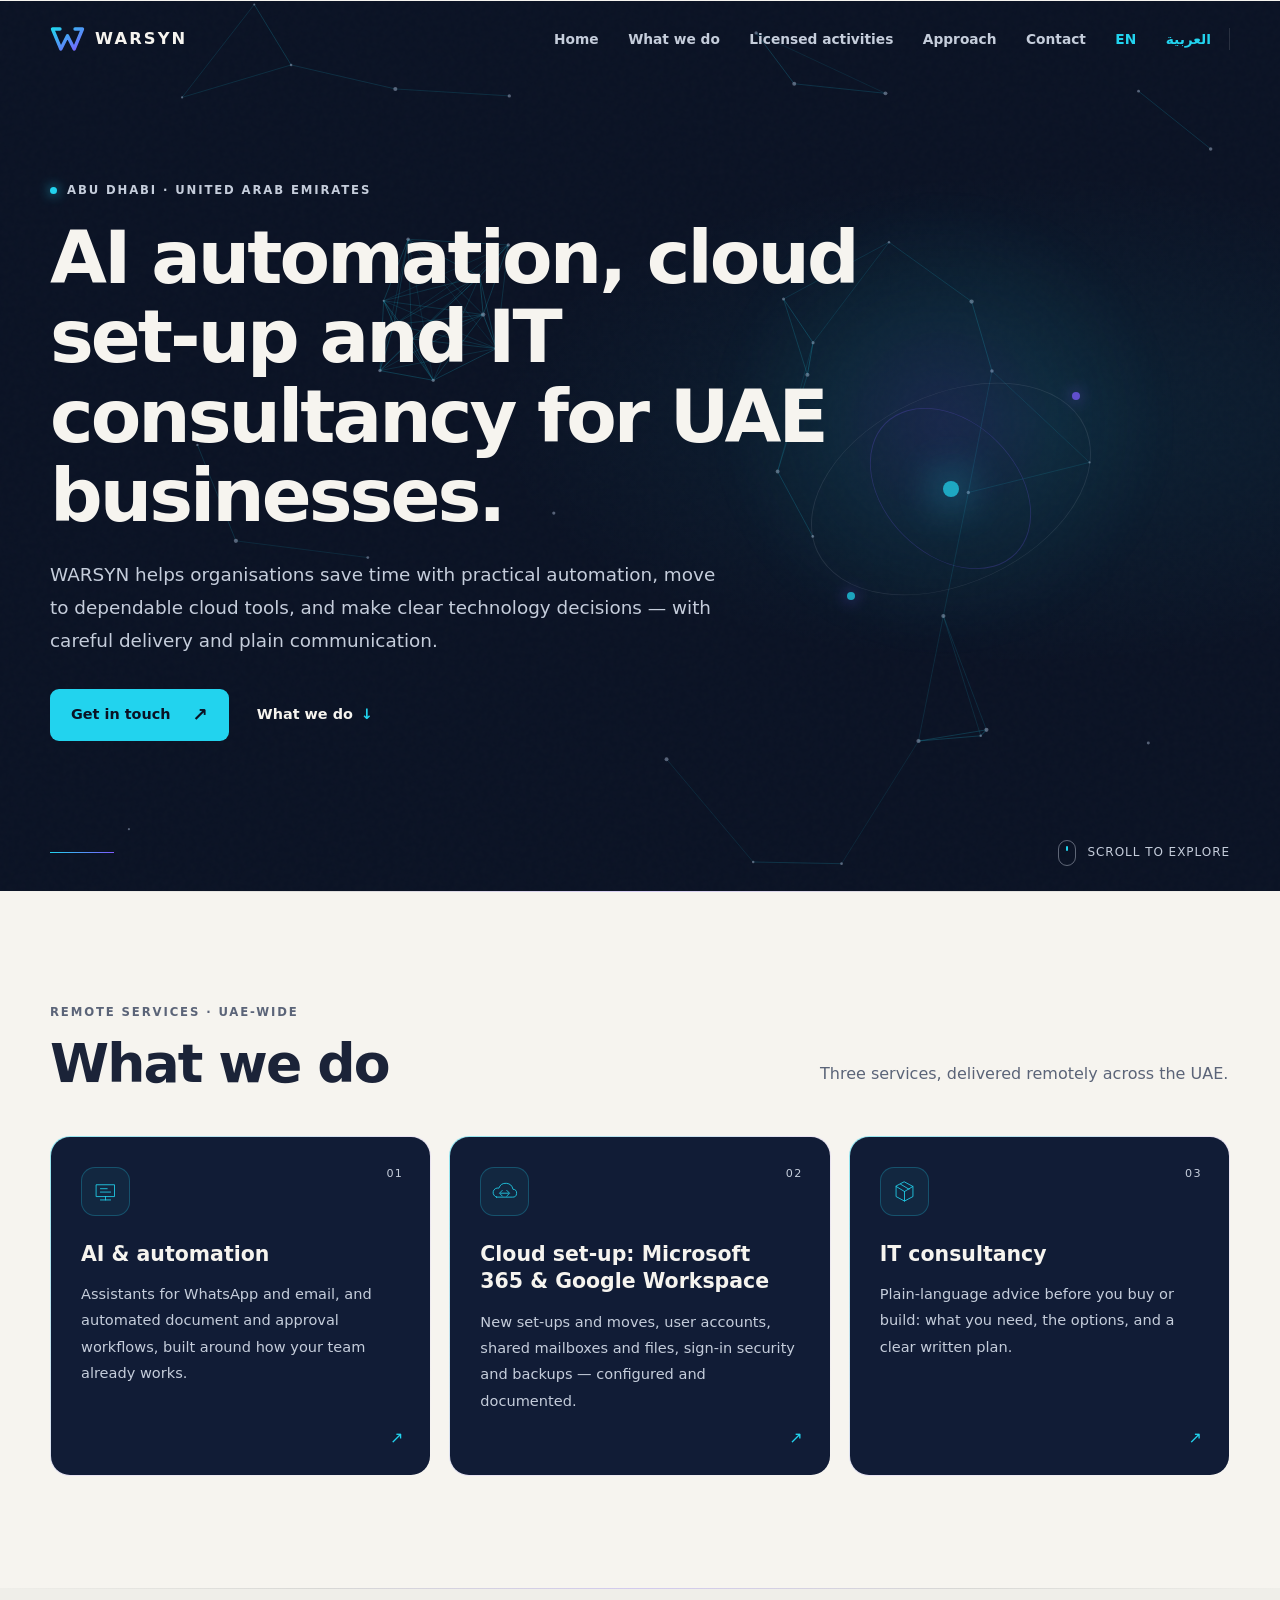
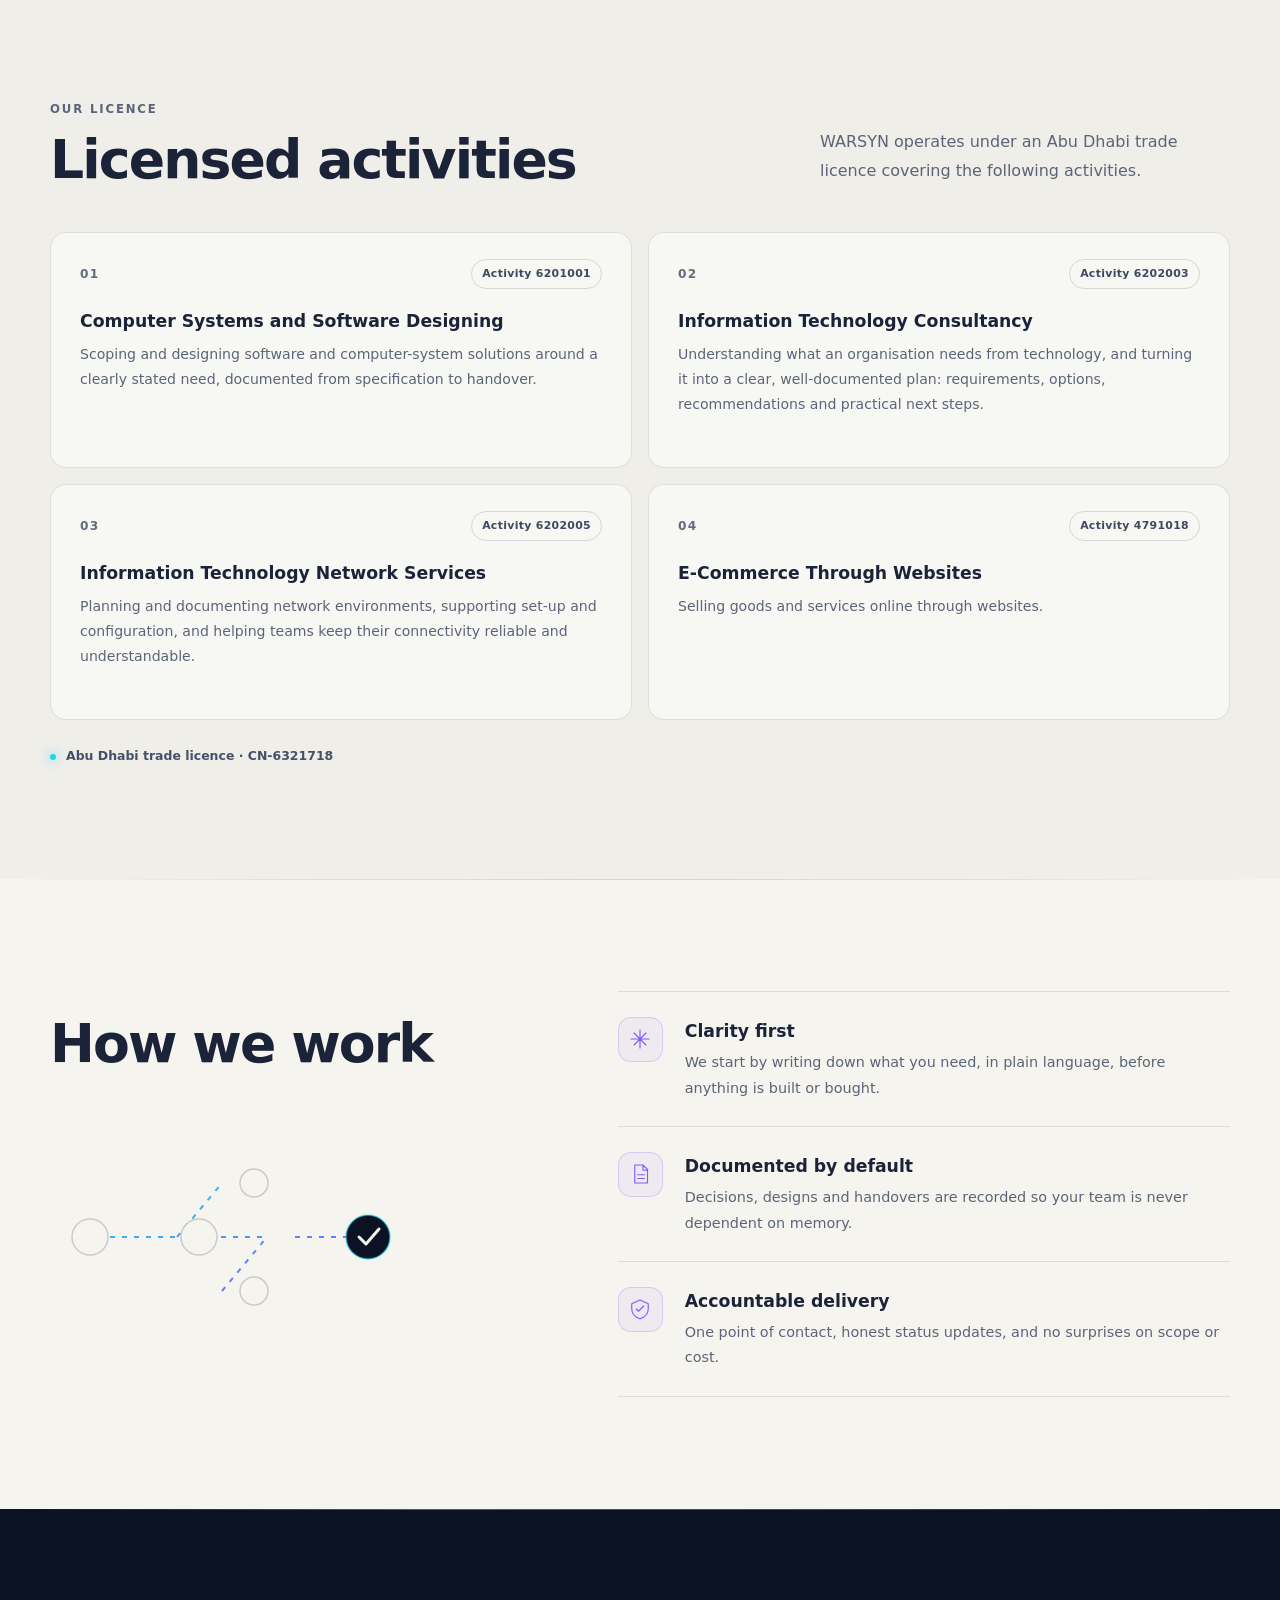
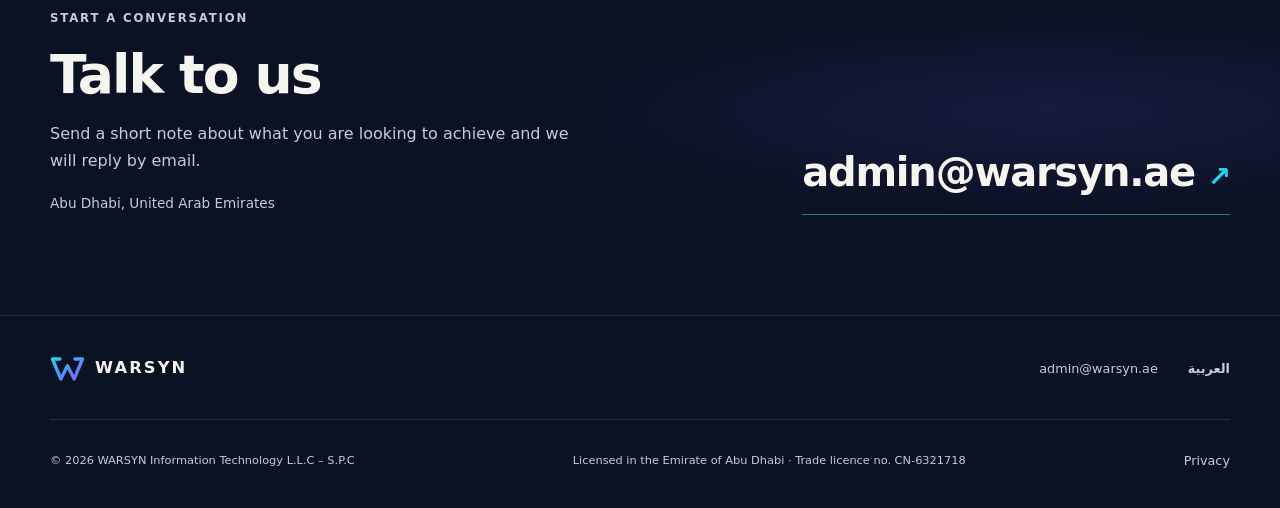
<file: index.html>
<!doctype html>
<html lang="en" dir="ltr">
<head>
  <meta charset="utf-8">
  <meta name="viewport" content="width=device-width, initial-scale=1">
  <title>WARSYN | IT services in Abu Dhabi</title>
  <meta name="description" content="Remote AI automation, cloud set-up and IT consultancy for businesses across the UAE, delivered by WARSYN in Abu Dhabi.">
  <link rel="canonical" href="https://warsyn.ae/">
  <link rel="alternate" hreflang="en" href="https://warsyn.ae/">
  <link rel="alternate" hreflang="ar" href="https://warsyn.ae/ar/">
  <link rel="alternate" hreflang="x-default" href="https://warsyn.ae/">
  <link rel="icon" href="favicon.svg" type="image/svg+xml">
  <link rel="stylesheet" href="assets/style.css">
  <meta property="og:type" content="website">
  <meta property="og:title" content="WARSYN | IT services in Abu Dhabi">
  <meta property="og:description" content="Remote AI automation, cloud set-up and IT consultancy for businesses across the UAE.">
  <meta property="og:url" content="https://warsyn.ae/">
  <meta property="og:image" content="https://warsyn.ae/og-image.svg">
  <meta name="twitter:card" content="summary_large_image">
  <meta name="twitter:title" content="WARSYN | IT services in Abu Dhabi">
  <meta name="twitter:description" content="Remote AI automation, cloud set-up and IT consultancy for businesses across the UAE.">
  <meta name="twitter:image" content="https://warsyn.ae/og-image.svg">
  <script type="application/ld+json">{"@context":"https://schema.org","@type":"Organization","name":"WARSYN","legalName":"WARSYN Information Technology L.L.C – S.P.C","url":"https://warsyn.ae/","email":"admin@warsyn.ae","address":{"@type":"PostalAddress","addressLocality":"Abu Dhabi","addressCountry":"AE"}}</script>
</head>
<body>
  <a class="skip-link" href="#main">Skip to content</a>
  <header class="site-header" id="top">
    <div class="header-inner wrap">
      <a class="brand" href="index.html" aria-label="WARSYN home">
        <svg class="brand-mark" viewBox="0 0 42 34" role="img" aria-label="WARSYN mark"><defs><linearGradient id="mark-gradient" x1="0" y1="0" x2="1" y2="1"><stop stop-color="#22D3EE"/><stop offset="1" stop-color="#7C5CFF"/></linearGradient></defs><path d="M3 5 13 29 21 13 29 29 39 5M3 5h9m18 0h9" fill="none" stroke="url(#mark-gradient)" stroke-width="4" stroke-linecap="round" stroke-linejoin="round"/></svg>
        <span>WARSYN</span>
      </a>
      <button class="menu-toggle" type="button" aria-expanded="false" aria-controls="primary-nav" aria-label="Open navigation"><span></span><span></span><span></span></button>
      <nav class="primary-nav" id="primary-nav" aria-label="Primary navigation">
        <a href="#top">Home</a><a href="#what-we-do">What we do</a><a href="#services">Licensed activities</a><a href="#approach">Approach</a><a href="#contact">Contact</a>
        <span class="current-language" lang="en" aria-current="page">EN</span><a class="language-link" href="ar/index.html" lang="ar" dir="rtl" aria-label="اللغة العربية">العربية</a>
      </nav>
    </div>
  </header>
  <main id="main">
    <section class="hero dark-section" aria-labelledby="hero-title">
      <canvas class="network-canvas" aria-hidden="true"></canvas>
      <div class="hero-glow" aria-hidden="true"></div>
      <div class="wrap hero-content">
        <p class="eyebrow"><span class="eyebrow-dot"></span> ABU DHABI · UNITED ARAB EMIRATES</p>
        <h1 id="hero-title">AI automation, cloud set-up and IT consultancy for UAE businesses.</h1>
        <p class="hero-copy">WARSYN helps organisations save time with practical automation, move to dependable cloud tools, and make clear technology decisions — with careful delivery and plain communication.</p>
        <div class="hero-actions"><a class="button button-primary" href="mailto:admin@warsyn.ae">Get in touch <span aria-hidden="true">↗</span></a><a class="text-link" href="#what-we-do">What we do <span aria-hidden="true">↓</span></a></div>
        <div class="hero-orbit" aria-hidden="true"><span class="orbit-core"></span><span class="orbit-ring ring-one"></span><span class="orbit-ring ring-two"></span><span class="orbit-node node-one"></span><span class="orbit-node node-two"></span></div>
      </div>
      <div class="hero-bottom wrap"><span class="hero-microline" aria-hidden="true"></span><span class="scroll-cue"><i></i> Scroll to explore</span></div>
    </section>

    <section class="section what-section" id="what-we-do" aria-labelledby="what-title">
      <div class="wrap">
        <div class="section-heading reveal"><div><p class="kicker">REMOTE SERVICES · UAE-WIDE</p><h2 id="what-title">What we do</h2></div><p class="section-intro">Three services, delivered remotely across the UAE.</p></div>
        <div class="service-grid remote-grid">
          <article class="service-card reveal"><span class="card-index">01</span><div class="line-icon" aria-hidden="true"><svg viewBox="0 0 48 48"><path d="M8 12h32v21H8zM15 39h18M24 33v6M15 19h12M15 25h18"/></svg></div><h3>AI &amp; automation</h3><p>Assistants for WhatsApp and email, and automated document and approval workflows, built around how your team already works.</p><span class="card-arrow" aria-hidden="true">↗</span></article>
          <article class="service-card reveal"><span class="card-index">02</span><div class="line-icon" aria-hidden="true"><svg viewBox="0 0 48 48"><path d="M10 34h28a7 7 0 0 0 1-14 13 13 0 0 0-25-2 8 8 0 0 0-4 16Z"/><path d="M17 27h14M20 22l-5 5 5 5M28 22l5 5-5 5"/></svg></div><h3>Cloud set-up: Microsoft 365 &amp; Google Workspace</h3><p>New set-ups and moves, user accounts, shared mailboxes and files, sign-in security and backups — configured and documented.</p><span class="card-arrow" aria-hidden="true">↗</span></article>
          <article class="service-card reveal"><span class="card-index">03</span><div class="line-icon" aria-hidden="true"><svg viewBox="0 0 48 48"><path d="M24 7 39 15v18l-15 8-15-8V15zM9 15l15 9 15-9M24 24v17M17 11l15 9"/></svg></div><h3>IT consultancy</h3><p>Plain-language advice before you buy or build: what you need, the options, and a clear written plan.</p><span class="card-arrow" aria-hidden="true">↗</span></article>
        </div>
      </div>
    </section>

    <section class="section activity-section" id="services" aria-labelledby="services-title">
      <div class="wrap">
        <div class="section-heading reveal"><div><p class="kicker">OUR LICENCE</p><h2 id="services-title">Licensed activities</h2></div><p class="section-intro">WARSYN operates under an Abu Dhabi trade licence covering the following activities.</p></div>
        <div class="activity-grid">
          <article class="activity-card reveal"><div class="activity-top"><span class="activity-symbol">01</span><span class="activity-badge">Activity 6201001</span></div><h3>Computer Systems and Software Designing</h3><p>Scoping and designing software and computer-system solutions around a clearly stated need, documented from specification to handover.</p></article>
          <article class="activity-card reveal"><div class="activity-top"><span class="activity-symbol">02</span><span class="activity-badge">Activity 6202003</span></div><h3>Information Technology Consultancy</h3><p>Understanding what an organisation needs from technology, and turning it into a clear, well-documented plan: requirements, options, recommendations and practical next steps.</p></article>
          <article class="activity-card reveal"><div class="activity-top"><span class="activity-symbol">03</span><span class="activity-badge">Activity 6202005</span></div><h3>Information Technology Network Services</h3><p>Planning and documenting network environments, supporting set-up and configuration, and helping teams keep their connectivity reliable and understandable.</p></article>
          <article class="activity-card reveal"><div class="activity-top"><span class="activity-symbol">04</span><span class="activity-badge">Activity 4791018</span></div><h3>E-Commerce Through Websites</h3><p>Selling goods and services online through websites.</p></article>
        </div>
        <p class="licence-note reveal"><span class="licence-dot"></span> Abu Dhabi trade licence · CN-6321718</p>
      </div>
    </section>

    <section class="section approach-section" id="approach" aria-labelledby="approach-title">
      <div class="wrap approach-wrap">
        <div class="approach-lead reveal"><h2 id="approach-title">How we work</h2><div class="approach-graphic" aria-hidden="true"><svg viewBox="0 0 360 250"><defs><linearGradient id="flow-gradient" x1="0" y1="0" x2="1" y2="1"><stop stop-color="#22D3EE"/><stop offset="1" stop-color="#7C5CFF"/></linearGradient></defs><path d="M48 125h83m28 0h56m-88 0 45-54m0 108 45-54m28 0h68" fill="none" stroke="url(#flow-gradient)" stroke-width="2" stroke-dasharray="5 7"/><circle cx="40" cy="125" r="18"/><circle cx="149" cy="125" r="18"/><circle cx="204" cy="71" r="14"/><circle cx="204" cy="179" r="14"/><circle cx="318" cy="125" r="22"/><path d="m309 125 7 7 13-15" fill="none" stroke="#F6F4EF" stroke-width="3" stroke-linecap="round" stroke-linejoin="round"/></svg></div></div>
        <div class="principles">
          <article class="principle reveal"><span class="principle-icon" aria-hidden="true"><svg viewBox="0 0 32 32"><path d="M16 4v24M4 16h24M8 8l16 16M24 8 8 24"/></svg></span><div><h3>Clarity first</h3><p>We start by writing down what you need, in plain language, before anything is built or bought.</p></div></article>
          <article class="principle reveal"><span class="principle-icon" aria-hidden="true"><svg viewBox="0 0 32 32"><path d="M9 4h11l6 6v18H9zM20 4v7h6M13 17h9M13 22h9"/></svg></span><div><h3>Documented by default</h3><p>Decisions, designs and handovers are recorded so your team is never dependent on memory.</p></div></article>
          <article class="principle reveal"><span class="principle-icon" aria-hidden="true"><svg viewBox="0 0 32 32"><path d="M16 4 27 9v7c0 7-5 11-11 13C10 27 5 23 5 16V9zM11 16l3 3 7-7"/></svg></span><div><h3>Accountable delivery</h3><p>One point of contact, honest status updates, and no surprises on scope or cost.</p></div></article>
        </div>
      </div>
    </section>

    <section class="contact-section dark-section" id="contact" aria-labelledby="contact-title">
      <div class="wrap contact-wrap reveal"><div><p class="kicker">START A CONVERSATION</p><h2 id="contact-title">Talk to us</h2><p class="contact-copy">Send a short note about what you are looking to achieve and we will reply by email.</p><p class="contact-location">Abu Dhabi, United Arab Emirates</p></div><a class="contact-email" href="mailto:admin@warsyn.ae">admin@warsyn.ae <span aria-hidden="true">↗</span></a></div>
    </section>
  </main>
  <footer class="site-footer dark-section"><div class="wrap footer-main"><a class="brand footer-brand" href="index.html" aria-label="WARSYN home"><svg class="brand-mark" viewBox="0 0 42 34" aria-hidden="true"><defs><linearGradient id="footer-mark-gradient" x1="0" y1="0" x2="1" y2="1"><stop stop-color="#22D3EE"/><stop offset="1" stop-color="#7C5CFF"/></linearGradient></defs><path d="M3 5 13 29 21 13 29 29 39 5M3 5h9m18 0h9" fill="none" stroke="url(#footer-mark-gradient)" stroke-width="4" stroke-linecap="round" stroke-linejoin="round"/></svg><span>WARSYN</span></a><a class="footer-email" href="mailto:admin@warsyn.ae">admin@warsyn.ae</a><a class="footer-language" href="ar/index.html" lang="ar" dir="rtl">العربية</a></div><div class="wrap footer-bottom"><p>© 2026 WARSYN Information Technology L.L.C – S.P.C</p><p>Licensed in the Emirate of Abu Dhabi · Trade licence no. CN-6321718</p><a href="privacy.html">Privacy</a></div></footer>
  <!-- Future hook: add a Products section here only after the licence covers digital products. -->
  <script src="assets/app.js" defer></script>
</body>
</html>
</file>
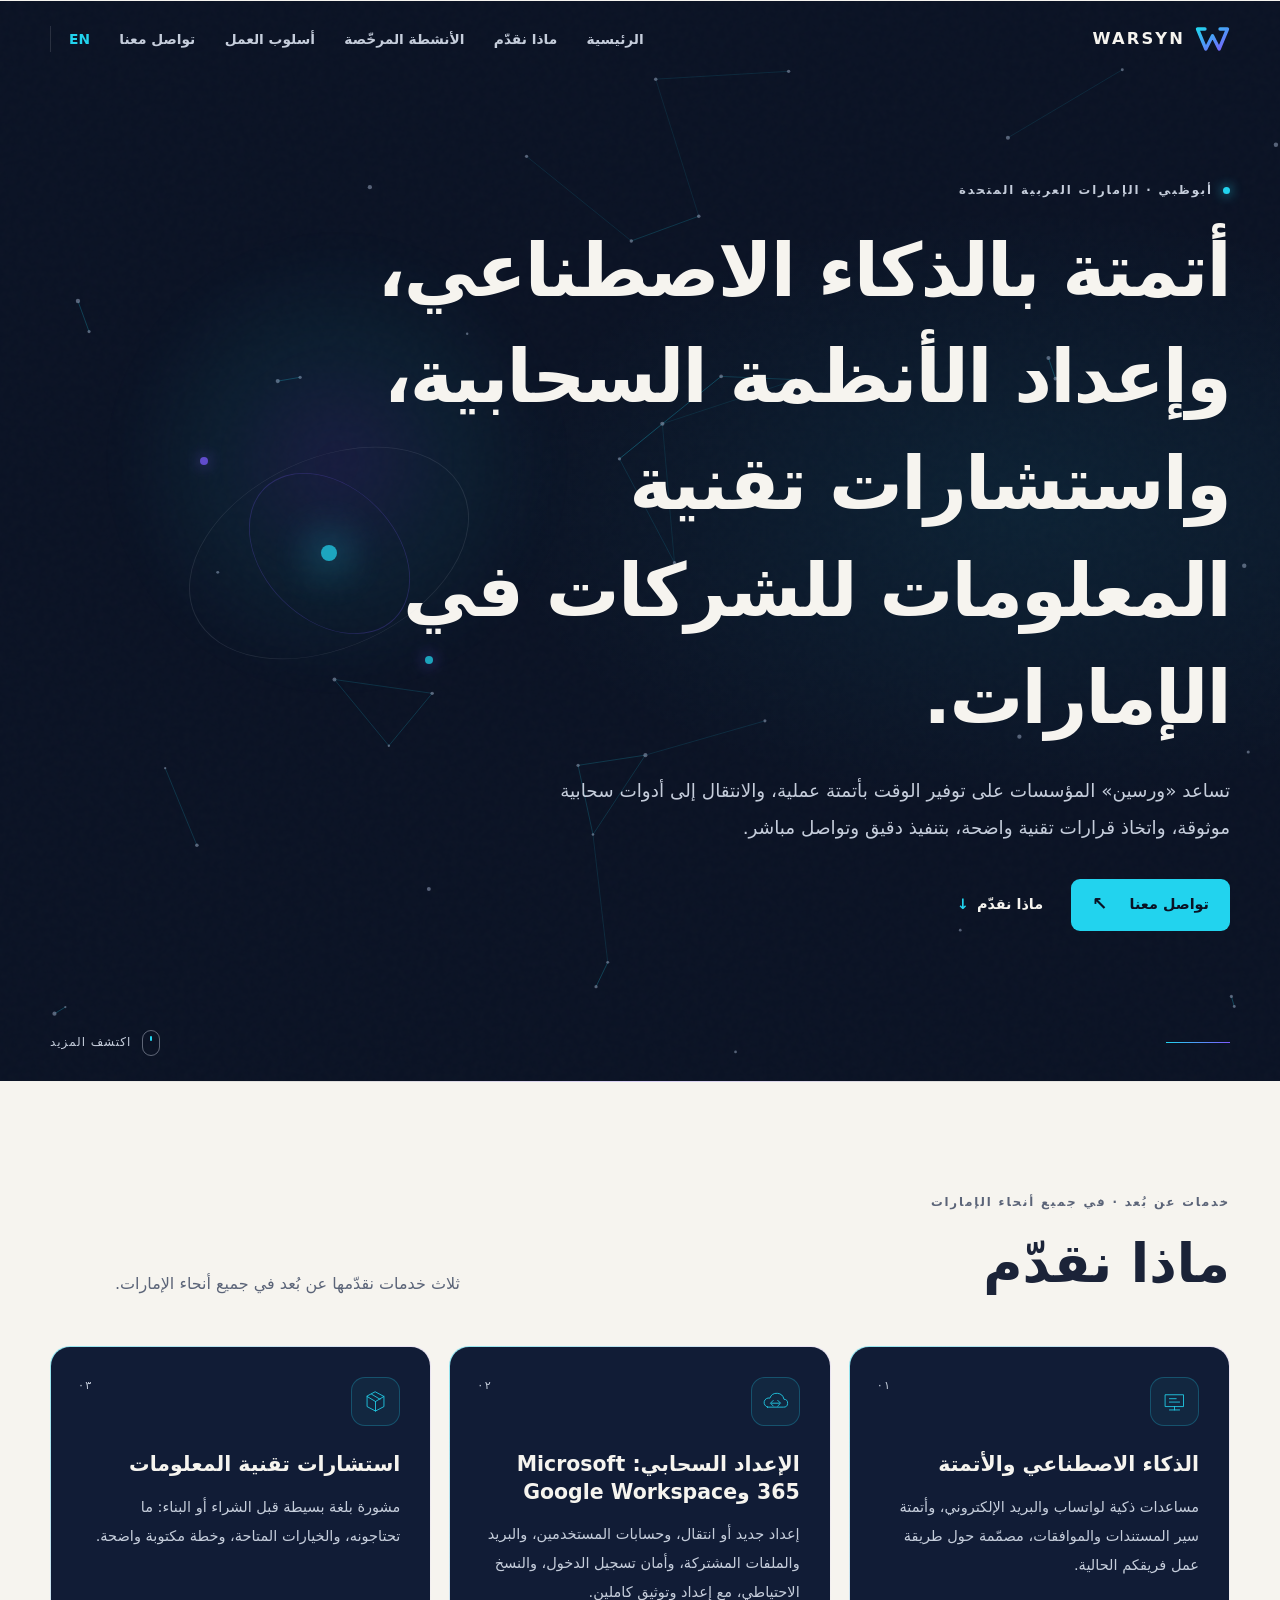
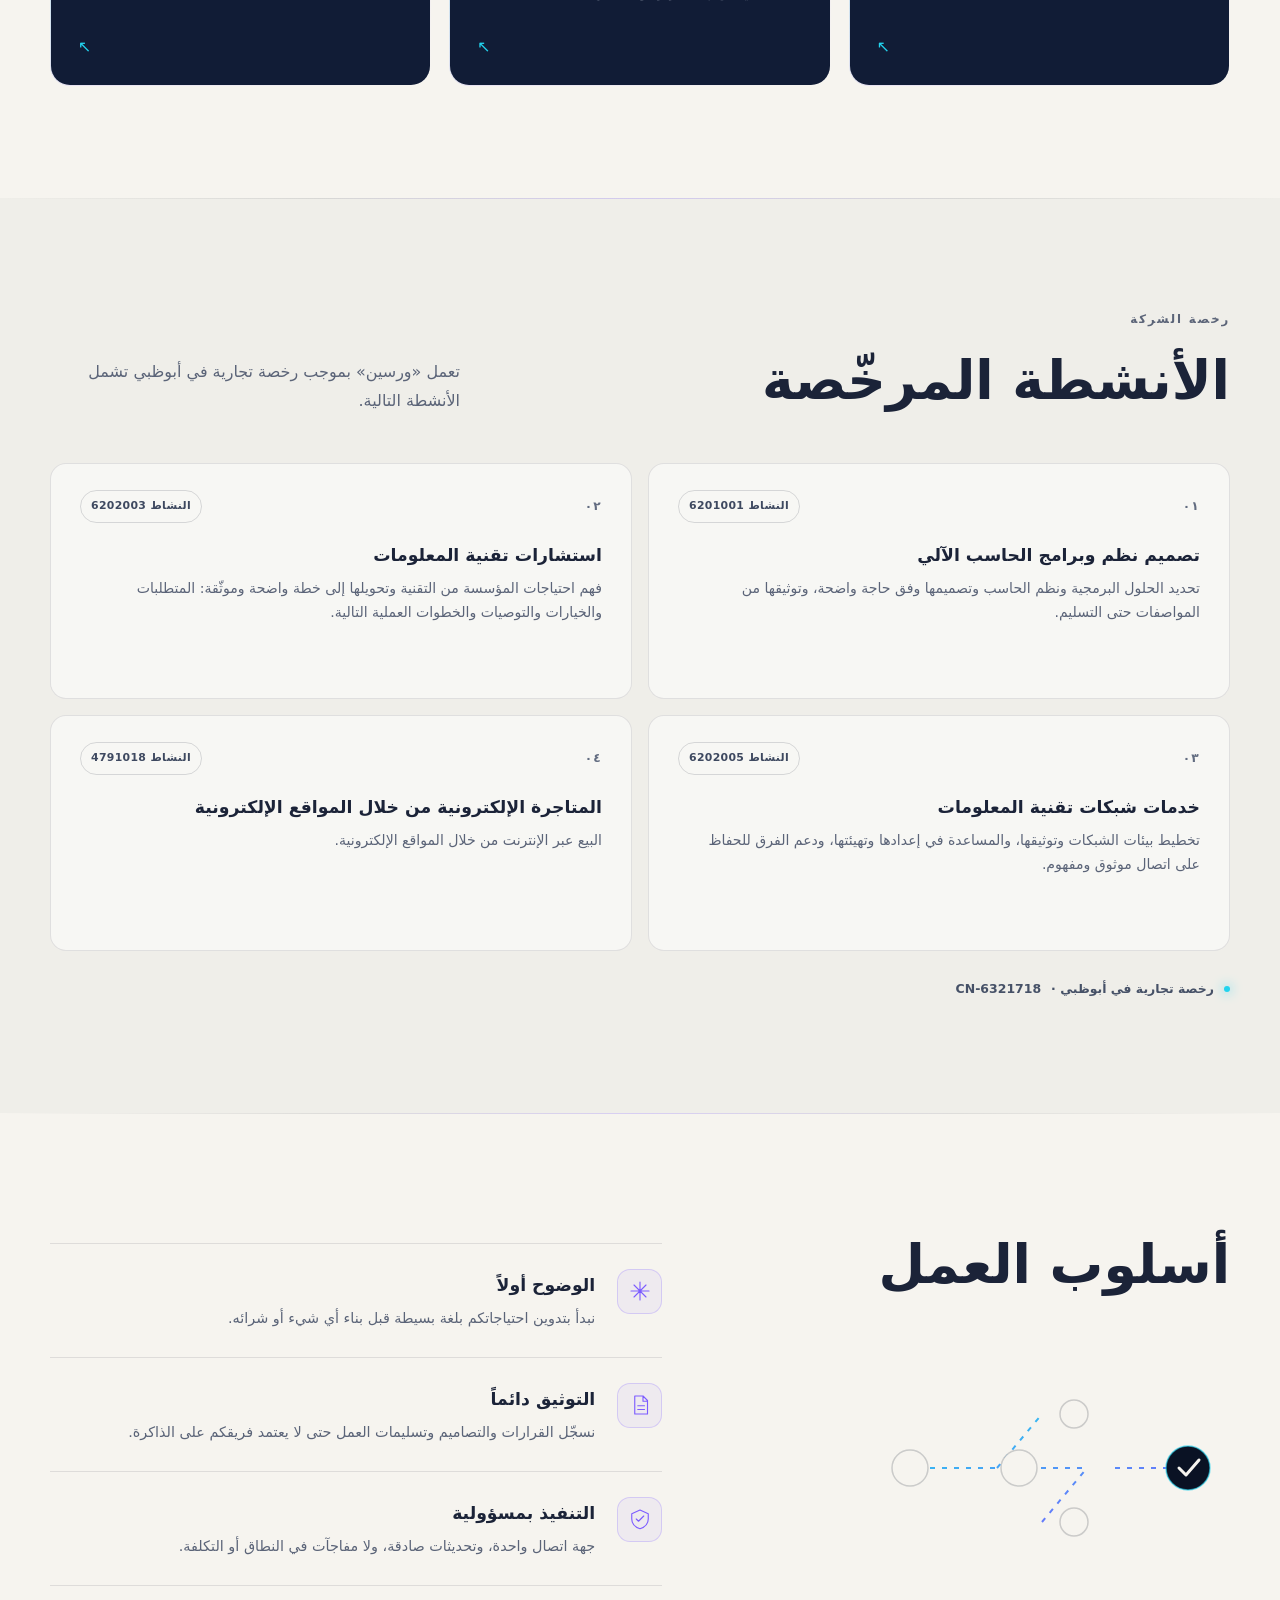
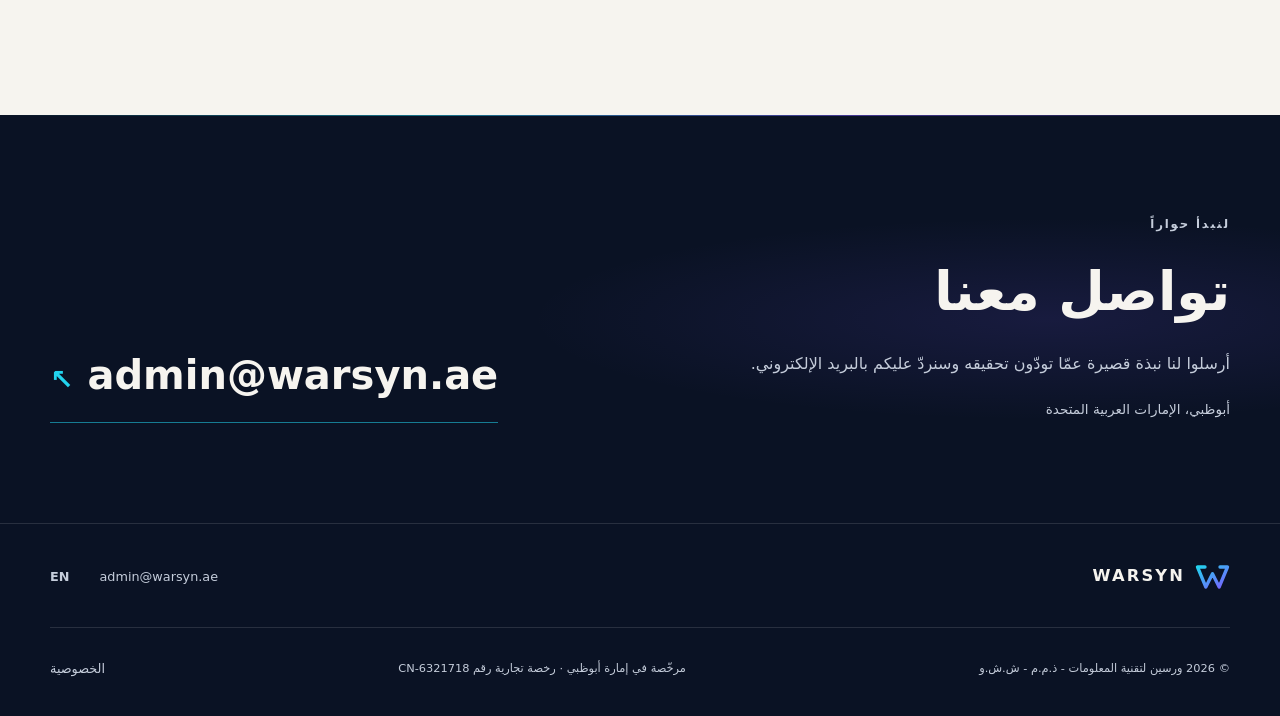
<file: ar/index.html>
<!doctype html>
<html lang="ar" dir="rtl">
<head>
  <meta charset="utf-8">
  <meta name="viewport" content="width=device-width, initial-scale=1">
  <title>ورسين | خدمات تقنية المعلومات في أبوظبي</title>
  <meta name="description" content="أتمتة بالذكاء الاصطناعي وإعداد سحابي واستشارات تقنية عن بُعد للشركات في الإمارات من ورسين في أبوظبي.">
  <link rel="canonical" href="https://warsyn.ae/ar/">
  <link rel="alternate" hreflang="en" href="https://warsyn.ae/">
  <link rel="alternate" hreflang="ar" href="https://warsyn.ae/ar/">
  <link rel="alternate" hreflang="x-default" href="https://warsyn.ae/">
  <link rel="icon" href="../favicon.svg" type="image/svg+xml">
  <link rel="stylesheet" href="../assets/style.css">
  <meta property="og:type" content="website">
  <meta property="og:title" content="ورسين | خدمات تقنية المعلومات في أبوظبي">
  <meta property="og:description" content="أتمتة بالذكاء الاصطناعي وإعداد سحابي واستشارات تقنية عن بُعد للشركات في الإمارات.">
  <meta property="og:url" content="https://warsyn.ae/ar/">
  <meta property="og:image" content="https://warsyn.ae/og-image.svg">
  <meta name="twitter:card" content="summary_large_image">
  <meta name="twitter:title" content="ورسين | خدمات تقنية المعلومات في أبوظبي">
  <meta name="twitter:description" content="أتمتة بالذكاء الاصطناعي وإعداد سحابي واستشارات تقنية عن بُعد للشركات في الإمارات.">
  <meta name="twitter:image" content="https://warsyn.ae/og-image.svg">
  <script type="application/ld+json">{"@context":"https://schema.org","@type":"Organization","name":"ورسين","legalName":"ورسين لتقنية المعلومات - ذ.م.م - ش.ش.و","url":"https://warsyn.ae/ar/","email":"admin@warsyn.ae","address":{"@type":"PostalAddress","addressLocality":"Abu Dhabi","addressCountry":"AE"}}</script>
</head>
<body>
  <a class="skip-link" href="#main">تجاوز إلى المحتوى</a>
  <header class="site-header" id="top"><div class="header-inner wrap">
    <a class="brand" href="index.html" aria-label="ورسين، الرئيسية"><svg class="brand-mark" viewBox="0 0 42 34" aria-hidden="true"><defs><linearGradient id="mark-gradient" x1="0" y1="0" x2="1" y2="1"><stop stop-color="#22D3EE"/><stop offset="1" stop-color="#7C5CFF"/></linearGradient></defs><path d="M3 5 13 29 21 13 29 29 39 5M3 5h9m18 0h9" fill="none" stroke="url(#mark-gradient)" stroke-width="4" stroke-linecap="round" stroke-linejoin="round"/></svg><span>WARSYN</span></a>
    <button class="menu-toggle" type="button" aria-expanded="false" aria-controls="primary-nav" aria-label="فتح القائمة"><span></span><span></span><span></span></button>
    <nav class="primary-nav" id="primary-nav" aria-label="التنقل الرئيسي"><a href="#top">الرئيسية</a><a href="#what-we-do">ماذا نقدّم</a><a href="#services">الأنشطة المرخّصة</a><a href="#approach">أسلوب العمل</a><a href="#contact">تواصل معنا</a><a class="language-link" href="../index.html" lang="en" dir="ltr" aria-label="English">EN</a></nav>
  </div></header>
  <main id="main">
    <section class="hero dark-section" aria-labelledby="hero-title"><canvas class="network-canvas" aria-hidden="true"></canvas><div class="hero-glow" aria-hidden="true"></div><div class="wrap hero-content">
      <p class="eyebrow"><span class="eyebrow-dot"></span> أبوظبي · الإمارات العربية المتحدة</p>
      <h1 id="hero-title">أتمتة بالذكاء الاصطناعي، وإعداد الأنظمة السحابية، واستشارات تقنية المعلومات للشركات في الإمارات.</h1>
      <p class="hero-copy">تساعد «ورسين» المؤسسات على توفير الوقت بأتمتة عملية، والانتقال إلى أدوات سحابية موثوقة، واتخاذ قرارات تقنية واضحة، بتنفيذ دقيق وتواصل مباشر.</p>
      <div class="hero-actions"><a class="button button-primary" href="mailto:admin@warsyn.ae">تواصل معنا <span aria-hidden="true">↖</span></a><a class="text-link" href="#what-we-do">ماذا نقدّم <span aria-hidden="true">↓</span></a></div>
      <div class="hero-orbit" aria-hidden="true"><span class="orbit-core"></span><span class="orbit-ring ring-one"></span><span class="orbit-ring ring-two"></span><span class="orbit-node node-one"></span><span class="orbit-node node-two"></span></div>
    </div><div class="hero-bottom wrap"><span class="hero-microline" aria-hidden="true"></span><span class="scroll-cue"><i></i> اكتشف المزيد</span></div></section>

    <section class="section what-section" id="what-we-do" aria-labelledby="what-title"><div class="wrap">
      <div class="section-heading reveal"><div><p class="kicker">خدمات عن بُعد · في جميع أنحاء الإمارات</p><h2 id="what-title">ماذا نقدّم</h2></div><p class="section-intro">ثلاث خدمات نقدّمها عن بُعد في جميع أنحاء الإمارات.</p></div>
      <div class="service-grid remote-grid">
        <article class="service-card reveal"><span class="card-index">٠١</span><div class="line-icon" aria-hidden="true"><svg viewBox="0 0 48 48"><path d="M8 12h32v21H8zM15 39h18M24 33v6M15 19h12M15 25h18"/></svg></div><h3>الذكاء الاصطناعي والأتمتة</h3><p>مساعدات ذكية لواتساب والبريد الإلكتروني، وأتمتة سير المستندات والموافقات، مصمّمة حول طريقة عمل فريقكم الحالية.</p><span class="card-arrow" aria-hidden="true">↖</span></article>
        <article class="service-card reveal"><span class="card-index">٠٢</span><div class="line-icon" aria-hidden="true"><svg viewBox="0 0 48 48"><path d="M10 34h28a7 7 0 0 0 1-14 13 13 0 0 0-25-2 8 8 0 0 0-4 16Z"/><path d="M17 27h14M20 22l-5 5 5 5M28 22l5 5-5 5"/></svg></div><h3>الإعداد السحابي: Microsoft 365 وGoogle Workspace</h3><p>إعداد جديد أو انتقال، وحسابات المستخدمين، والبريد والملفات المشتركة، وأمان تسجيل الدخول، والنسخ الاحتياطي، مع إعداد وتوثيق كاملين.</p><span class="card-arrow" aria-hidden="true">↖</span></article>
        <article class="service-card reveal"><span class="card-index">٠٣</span><div class="line-icon" aria-hidden="true"><svg viewBox="0 0 48 48"><path d="M24 7 39 15v18l-15 8-15-8V15zM9 15l15 9 15-9M24 24v17M17 11l15 9"/></svg></div><h3>استشارات تقنية المعلومات</h3><p>مشورة بلغة بسيطة قبل الشراء أو البناء: ما تحتاجونه، والخيارات المتاحة، وخطة مكتوبة واضحة.</p><span class="card-arrow" aria-hidden="true">↖</span></article>
      </div>
    </div></section>

    <section class="section activity-section" id="services" aria-labelledby="services-title"><div class="wrap">
      <div class="section-heading reveal"><div><p class="kicker">رخصة الشركة</p><h2 id="services-title">الأنشطة المرخّصة</h2></div><p class="section-intro">تعمل «ورسين» بموجب رخصة تجارية في أبوظبي تشمل الأنشطة التالية.</p></div>
      <div class="activity-grid">
        <article class="activity-card reveal"><div class="activity-top"><span class="activity-symbol">٠١</span><span class="activity-badge">النشاط 6201001</span></div><h3>تصميم نظم وبرامج الحاسب الآلي</h3><p>تحديد الحلول البرمجية ونظم الحاسب وتصميمها وفق حاجة واضحة، وتوثيقها من المواصفات حتى التسليم.</p></article>
        <article class="activity-card reveal"><div class="activity-top"><span class="activity-symbol">٠٢</span><span class="activity-badge">النشاط 6202003</span></div><h3>استشارات تقنية المعلومات</h3><p>فهم احتياجات المؤسسة من التقنية وتحويلها إلى خطة واضحة وموثّقة: المتطلبات والخيارات والتوصيات والخطوات العملية التالية.</p></article>
        <article class="activity-card reveal"><div class="activity-top"><span class="activity-symbol">٠٣</span><span class="activity-badge">النشاط 6202005</span></div><h3>خدمات شبكات تقنية المعلومات</h3><p>تخطيط بيئات الشبكات وتوثيقها، والمساعدة في إعدادها وتهيئتها، ودعم الفرق للحفاظ على اتصال موثوق ومفهوم.</p></article>
        <article class="activity-card reveal"><div class="activity-top"><span class="activity-symbol">٠٤</span><span class="activity-badge">النشاط 4791018</span></div><h3>المتاجرة الإلكترونية من خلال المواقع الإلكترونية</h3><p>البيع عبر الإنترنت من خلال المواقع الإلكترونية.</p></article>
      </div><p class="licence-note reveal"><span class="licence-dot"></span> رخصة تجارية في أبوظبي · <bdi>CN-6321718</bdi></p>
    </div></section>

    <section class="section approach-section" id="approach" aria-labelledby="approach-title"><div class="wrap approach-wrap">
      <div class="approach-lead reveal"><h2 id="approach-title">أسلوب العمل</h2><div class="approach-graphic" aria-hidden="true"><svg viewBox="0 0 360 250"><defs><linearGradient id="flow-gradient" x1="0" y1="0" x2="1" y2="1"><stop stop-color="#22D3EE"/><stop offset="1" stop-color="#7C5CFF"/></linearGradient></defs><path d="M48 125h83m28 0h56m-88 0 45-54m0 108 45-54m28 0h68" fill="none" stroke="url(#flow-gradient)" stroke-width="2" stroke-dasharray="5 7"/><circle cx="40" cy="125" r="18"/><circle cx="149" cy="125" r="18"/><circle cx="204" cy="71" r="14"/><circle cx="204" cy="179" r="14"/><circle cx="318" cy="125" r="22"/><path d="m309 125 7 7 13-15" fill="none" stroke="#F6F4EF" stroke-width="3" stroke-linecap="round" stroke-linejoin="round"/></svg></div></div>
      <div class="principles"><article class="principle reveal"><span class="principle-icon" aria-hidden="true"><svg viewBox="0 0 32 32"><path d="M16 4v24M4 16h24M8 8l16 16M24 8 8 24"/></svg></span><div><h3>الوضوح أولاً</h3><p>نبدأ بتدوين احتياجاتكم بلغة بسيطة قبل بناء أي شيء أو شرائه.</p></div></article>
      <article class="principle reveal"><span class="principle-icon" aria-hidden="true"><svg viewBox="0 0 32 32"><path d="M9 4h11l6 6v18H9zM20 4v7h6M13 17h9M13 22h9"/></svg></span><div><h3>التوثيق دائماً</h3><p>نسجّل القرارات والتصاميم وتسليمات العمل حتى لا يعتمد فريقكم على الذاكرة.</p></div></article>
      <article class="principle reveal"><span class="principle-icon" aria-hidden="true"><svg viewBox="0 0 32 32"><path d="M16 4 27 9v7c0 7-5 11-11 13C10 27 5 23 5 16V9zM11 16l3 3 7-7"/></svg></span><div><h3>التنفيذ بمسؤولية</h3><p>جهة اتصال واحدة، وتحديثات صادقة، ولا مفاجآت في النطاق أو التكلفة.</p></div></article></div>
    </div></section>

    <section class="contact-section dark-section" id="contact" aria-labelledby="contact-title"><div class="wrap contact-wrap reveal"><div><p class="kicker">لنبدأ حواراً</p><h2 id="contact-title">تواصل معنا</h2><p class="contact-copy">أرسلوا لنا نبذة قصيرة عمّا تودّون تحقيقه وسنردّ عليكم بالبريد الإلكتروني.</p><p class="contact-location">أبوظبي، الإمارات العربية المتحدة</p></div><a class="contact-email" href="mailto:admin@warsyn.ae"><bdi>admin@warsyn.ae</bdi> <span aria-hidden="true">↖</span></a></div></section>
  </main>
  <footer class="site-footer dark-section"><div class="wrap footer-main"><a class="brand footer-brand" href="index.html" aria-label="ورسين، الرئيسية"><svg class="brand-mark" viewBox="0 0 42 34" aria-hidden="true"><defs><linearGradient id="footer-mark-gradient" x1="0" y1="0" x2="1" y2="1"><stop stop-color="#22D3EE"/><stop offset="1" stop-color="#7C5CFF"/></linearGradient></defs><path d="M3 5 13 29 21 13 29 29 39 5M3 5h9m18 0h9" fill="none" stroke="url(#footer-mark-gradient)" stroke-width="4" stroke-linecap="round" stroke-linejoin="round"/></svg><span>WARSYN</span></a><a class="footer-email" href="mailto:admin@warsyn.ae"><bdi>admin@warsyn.ae</bdi></a><a class="footer-language" href="../index.html" lang="en" dir="ltr">EN</a></div><div class="wrap footer-bottom"><p>© 2026 ورسين لتقنية المعلومات - ذ.م.م - ش.ش.و</p><p>مرخّصة في إمارة أبوظبي · رخصة تجارية رقم <bdi>CN-6321718</bdi></p><a href="../privacy.html">الخصوصية</a></div></footer>
  <script src="../assets/app.js" defer></script>
</body>
</html>
</file>
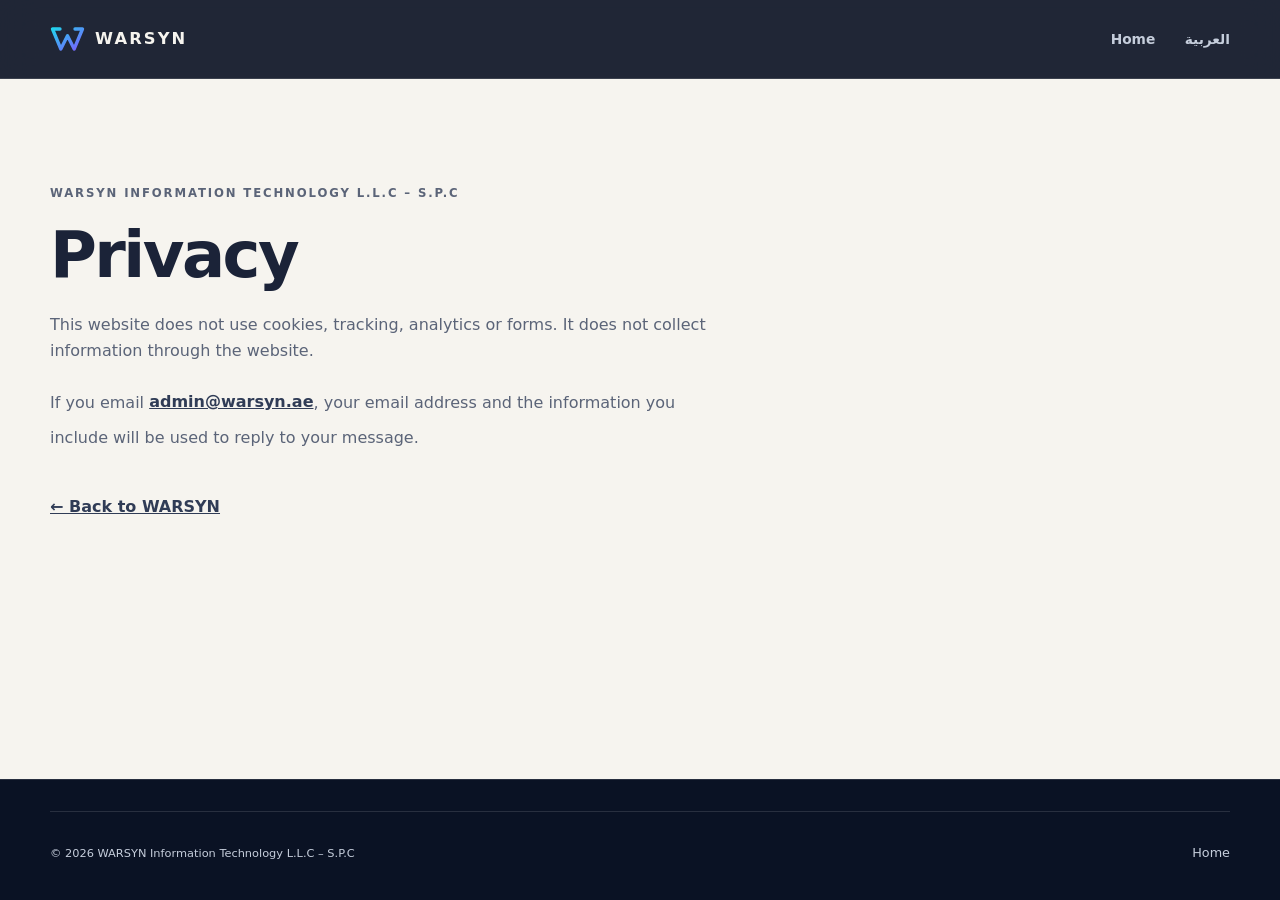
<file: privacy.html>
<!doctype html>
<html lang="en" dir="ltr">
<head>
  <meta charset="utf-8">
  <meta name="viewport" content="width=device-width, initial-scale=1">
  <title>Privacy | WARSYN</title>
  <meta name="description" content="WARSYN website privacy information: no cookies, tracking or forms; email contact only.">
  <link rel="canonical" href="https://warsyn.ae/privacy.html">
  <link rel="icon" href="favicon.svg" type="image/svg+xml">
  <link rel="stylesheet" href="assets/style.css">
</head>
<body class="privacy-page">
  <header class="site-header is-scrolled"><div class="header-inner wrap"><a class="brand" href="index.html" aria-label="WARSYN home"><svg class="brand-mark" viewBox="0 0 42 34" aria-hidden="true"><defs><linearGradient id="g" x1="0" y1="0" x2="1" y2="1"><stop stop-color="#22D3EE"/><stop offset="1" stop-color="#7C5CFF"/></linearGradient></defs><path d="M3 5 13 29 21 13 29 29 39 5M3 5h9m18 0h9" fill="none" stroke="url(#g)" stroke-width="4" stroke-linecap="round" stroke-linejoin="round"/></svg><span>WARSYN</span></a><nav class="primary-nav"><a href="index.html">Home</a><a href="ar/index.html" lang="ar" dir="rtl">العربية</a></nav></div></header>
  <main id="main" class="privacy-content wrap"><p class="kicker">WARSYN INFORMATION TECHNOLOGY L.L.C – S.P.C</p><h1>Privacy</h1><p>This website does not use cookies, tracking, analytics or forms. It does not collect information through the website.</p><p>If you email <a href="mailto:admin@warsyn.ae">admin@warsyn.ae</a>, your email address and the information you include will be used to reply to your message.</p><p><a class="back-link" href="index.html">← Back to WARSYN</a></p></main>
  <footer class="site-footer dark-section"><div class="wrap footer-bottom"><p>© 2026 WARSYN Information Technology L.L.C – S.P.C</p><a href="index.html">Home</a></div></footer>
</body>
</html>
</file>
<file: assets/style.css>
:root {
  --ink: #0A1224;
  --ink-2: #111C36;
  --paper: #F6F4EF;
  --text: #1B2338;
  --muted: #5B6478;
  --accent: #22D3EE;
  --accent-2: #7C5CFF;
  --line-dark: rgba(255,255,255,.12);
  --line-light: rgba(10,18,36,.10);
  --white: #F6F4EF;
  --muted-dark: #C5CDDB;
  --radius: 20px;
  --font: ui-sans-serif, "Segoe UI Variable", "Segoe UI", system-ui, -apple-system, Roboto, "Helvetica Neue", Arial, sans-serif;
  --font-ar: "Segoe UI", Tahoma, "Noto Naskh Arabic", "Noto Sans Arabic", system-ui, sans-serif;
}
* { box-sizing: border-box; }
html { scroll-behavior: smooth; scroll-padding-top: 86px; }
body { margin: 0; color: var(--text); background: var(--paper); font-family: var(--font); font-size: 16px; line-height: 1.65; -webkit-font-smoothing: antialiased; }
html[dir="rtl"] body { font-family: var(--font-ar); line-height: 1.9; }
a { color: inherit; }
button, a { -webkit-tap-highlight-color: transparent; }
a:focus-visible, button:focus-visible { outline: 3px solid var(--accent); outline-offset: 4px; border-radius: 4px; }
.wrap { width: min(1180px, calc(100% - 48px)); margin-inline: auto; }
.skip-link { position: fixed; z-index: 30; inset-block-start: 10px; inset-inline-start: 10px; padding: 12px 18px; background: var(--accent); color: var(--ink); transform: translateY(-160%); border-radius: 8px; font-weight: 700; }
.skip-link:focus { transform: translateY(0); }
.site-header { position: sticky; inset-block-start: 0; z-index: 20; margin-block-end: -78px; color: var(--white); border-bottom: 1px solid transparent; transition: background .25s, border-color .25s; }
.site-header.is-scrolled { background: rgba(10,18,36,.91); border-color: var(--line-dark); backdrop-filter: blur(16px); }
.header-inner { min-height: 78px; display: flex; align-items: center; justify-content: space-between; gap: 28px; }
.brand { min-height: 44px; display: inline-flex; align-items: center; gap: 10px; text-decoration: none; font-size: 1.02rem; font-weight: 800; letter-spacing: .13em; }
.brand-mark { width: 35px; height: 30px; flex: none; }
.primary-nav { display: flex; align-items: center; gap: clamp(16px, 2.3vw, 32px); }
.primary-nav a, .footer-language { color: var(--muted-dark); text-decoration: none; font-size: .86rem; font-weight: 600; transition: color .2s; }
.primary-nav a:hover, .footer-language:hover { color: var(--white); }
.primary-nav .language-link { border-inline-start: 1px solid var(--line-dark); padding-inline-start: 18px; color: var(--accent); }
.primary-nav .current-language { color: var(--accent); font-size: .86rem; font-weight: 800; }
.menu-toggle { display: none; }
.dark-section { color: var(--white); background: var(--ink); }
.hero { min-height: 760px; min-height: max(760px, 94svh); position: relative; overflow: hidden; isolation: isolate; background: radial-gradient(ellipse at 80% 47%, rgba(34,211,238,.08), transparent 37%), var(--ink); }
.hero::after { content: ""; position: absolute; inset: 0; z-index: -1; opacity: .12; pointer-events: none; background-image: url("data:image/svg+xml,%3Csvg viewBox='0 0 180 180' xmlns='http://www.w3.org/2000/svg'%3E%3Cfilter id='n'%3E%3CfeTurbulence type='fractalNoise' baseFrequency='.9' numOctaves='3' stitchTiles='stitch'/%3E%3C/filter%3E%3Crect width='100%25' height='100%25' filter='url(%23n)' opacity='.17'/%3E%3C/svg%3E"); }
.network-canvas { position: absolute; inset: 0; width: 100%; height: 100%; z-index: -1; opacity: .8; }
.hero-glow { position: absolute; width: 470px; height: 470px; inset-inline-end: 8%; top: 21%; border-radius: 50%; background: radial-gradient(circle, rgba(124,92,255,.13), rgba(34,211,238,.06) 34%, transparent 68%); filter: blur(16px); z-index: -1; }
.hero-content { position: relative; padding-block-start: clamp(150px, 20vh, 215px); padding-block-end: 150px; z-index: 1; }
.eyebrow, .kicker { margin: 0 0 18px; color: var(--muted); font-size: .73rem; font-weight: 800; letter-spacing: .16em; line-height: 1.6; text-transform: uppercase; }
.hero .eyebrow, .dark-section .kicker { color: var(--muted-dark); }
.eyebrow { display: flex; align-items: center; gap: 10px; }
.eyebrow-dot, .licence-dot { width: 7px; height: 7px; border-radius: 50%; background: var(--accent); box-shadow: 0 0 12px var(--accent); }
h1, h2, h3, p { margin-block-start: 0; }
h1 { max-width: 850px; margin-block-end: 22px; font-size: clamp(2.4rem, 6.2vw, 4.6rem); font-weight: 700; letter-spacing: -.04em; line-height: 1.08; }
html[dir="rtl"] h1 { max-width: 950px; letter-spacing: -.025em; line-height: 1.45; }
.hero-copy { max-width: 670px; margin-block-end: 32px; color: var(--muted-dark); font-size: clamp(1rem, 1.6vw, 1.15rem); line-height: 1.8; }
html[dir="rtl"] .hero-copy { line-height: 2; }
.hero-actions { display: flex; align-items: center; gap: 28px; }
.button { min-height: 52px; display: inline-flex; align-items: center; justify-content: center; gap: 22px; padding: 0 21px; border-radius: 9px; font-size: .9rem; font-weight: 800; text-decoration: none; transition: transform .2s, box-shadow .2s; }
.button:hover { transform: translateY(-2px); box-shadow: 0 9px 30px rgba(34,211,238,.15); }
.button-primary { background: var(--accent); color: var(--ink); }
.button-primary span { font-size: 1.15rem; }
.text-link { min-height: 44px; display: inline-flex; align-items: center; color: var(--white); text-decoration: none; font-size: .9rem; font-weight: 700; }
.text-link span { margin-inline-start: 8px; color: var(--accent); }
.hero-orbit { position: absolute; inset-inline-end: 8%; top: 34%; width: min(30vw, 370px); aspect-ratio: 1; display: grid; place-items: center; opacity: .75; pointer-events: none; }
.orbit-core { width: 16px; height: 16px; background: var(--accent); border-radius: 50%; box-shadow: 0 0 38px 13px rgba(34,211,238,.35); }
.orbit-ring { position: absolute; inset: 10%; border: 1px solid rgba(197,205,219,.16); border-radius: 50%; transform: rotate(-25deg) scaleY(.64); }
.ring-two { inset: 25%; transform: rotate(45deg) scaleY(.72); border-color: rgba(124,92,255,.3); }
.orbit-node { position: absolute; width: 8px; height: 8px; border-radius: 50%; background: var(--accent-2); box-shadow: 0 0 15px var(--accent-2); }
.node-one { inset-inline-end: 15%; top: 24%; }.node-two { inset-inline-start: 22%; bottom: 20%; background: var(--accent); }
.hero-bottom { position: absolute; inset-inline: 0; bottom: 25px; display: flex; align-items: center; justify-content: space-between; color: var(--muted-dark); font-size: .75rem; letter-spacing: .08em; text-transform: uppercase; }
.hero-microline { width: 64px; height: 1px; background: linear-gradient(90deg, var(--accent), var(--accent-2)); }
.scroll-cue { display: inline-flex; align-items: center; gap: 11px; }.scroll-cue i { width: 18px; height: 26px; border: 1px solid rgba(197,205,219,.45); border-radius: 12px; position: relative; }.scroll-cue i::after { content: ""; position: absolute; width: 2px; height: 5px; left: 7px; top: 5px; background: var(--accent); border-radius: 2px; }
.section { padding-block: 112px; position: relative; }.section::before, .contact-section::before { content: ""; position: absolute; height: 1px; inset-inline: 0; top: 0; background: linear-gradient(90deg, transparent, var(--line-light), rgba(124,92,255,.25), var(--line-light), transparent); }
.section-heading { display: flex; align-items: end; justify-content: space-between; gap: 40px; margin-block-end: 42px; }
.section-heading h2, .approach-lead h2, .contact-wrap h2 { margin: 0; font-size: clamp(2.2rem, 4.5vw, 3.35rem); line-height: 1.12; letter-spacing: -.035em; }
html[dir="rtl"] .section-heading h2, html[dir="rtl"] .approach-lead h2, html[dir="rtl"] .contact-wrap h2 { letter-spacing: 0; line-height: 1.5; }
.section-heading .kicker, .approach-lead .kicker { margin-block-end: 12px; }
.section-intro { width: min(410px, 42%); margin: 0 0 5px; color: var(--muted); line-height: 1.8; }
.service-grid { display: grid; gap: 18px; }
.remote-grid { grid-template-columns: repeat(3, minmax(0, 1fr)); }
.service-card { min-height: 340px; position: relative; isolation: isolate; overflow: hidden; padding: 30px; color: var(--white); border: 1px solid transparent; border-radius: var(--radius); background: linear-gradient(var(--ink-2), var(--ink-2)) padding-box, linear-gradient(135deg, rgba(34,211,238,.48), rgba(124,92,255,.12), rgba(255,255,255,.14)) border-box; transition: transform .25s, box-shadow .25s, background .25s; }
.service-card::before { content: ""; position: absolute; inset: 0; z-index: -1; opacity: 0; background: radial-gradient(circle at 10% 0, rgba(34,211,238,.11), transparent 48%); transition: opacity .25s; }
.service-card:hover, .service-card:focus-within { transform: translateY(-5px); box-shadow: 0 18px 45px rgba(10,18,36,.18); background: linear-gradient(var(--ink-2), var(--ink-2)) padding-box, linear-gradient(135deg, var(--accent), var(--accent-2), rgba(255,255,255,.3)) border-box; }
.service-card:hover::before { opacity: 1; }
.card-index { position: absolute; inset-block-start: 28px; inset-inline-end: 27px; color: var(--muted-dark); font-size: .7rem; letter-spacing: .12em; }
.line-icon { width: 49px; height: 49px; display: grid; place-items: center; margin-block-end: 25px; color: var(--accent); border: 1px solid rgba(34,211,238,.25); border-radius: 14px; background: rgba(34,211,238,.06); }
.line-icon svg, .principle-icon svg { width: 27px; height: 27px; fill: none; stroke: currentColor; stroke-width: 1.5; stroke-linecap: round; stroke-linejoin: round; }
.service-card h3 { max-width: 320px; margin-block-end: 13px; font-size: 1.28rem; line-height: 1.35; }
.service-card p { max-width: 360px; margin: 0; color: var(--muted-dark); font-size: .91rem; line-height: 1.8; }
html[dir="rtl"] .service-card p { line-height: 2; }
.card-arrow { position: absolute; inset-inline-end: 27px; bottom: 23px; color: var(--accent); }
.activity-section { background: #EFEEE9; }
.activity-grid { display: grid; grid-template-columns: repeat(2, minmax(0, 1fr)); gap: 16px; }
.activity-card { min-height: 236px; padding: 26px 29px; border: 1px solid var(--line-light); border-radius: 16px; background: rgba(255,255,255,.52); transition: transform .2s, border-color .2s; }
.activity-card:hover { transform: translateY(-3px); border-color: rgba(34,211,238,.62); }
.activity-top { display: flex; align-items: center; justify-content: space-between; gap: 12px; margin-block-end: 20px; }
.activity-symbol { color: #626C80; font-size: .76rem; font-weight: 800; letter-spacing: .1em; }
.activity-badge { padding: 5px 10px; color: #3E4960; border: 1px solid rgba(10,18,36,.14); border-radius: 30px; font-size: .68rem; font-weight: 700; letter-spacing: .03em; }
.activity-card h3 { margin-block-end: 9px; font-size: 1.08rem; line-height: 1.4; }
.activity-card p { max-width: 520px; margin: 0; color: var(--muted); font-size: .88rem; line-height: 1.75; }
.licence-note { display: flex; align-items: center; gap: 10px; margin: 26px 0 0; color: #465167; font-size: .78rem; font-weight: 700; }
.licence-dot { flex: none; width: 6px; height: 6px; }
.approach-section { overflow: hidden; }
.approach-wrap { display: grid; grid-template-columns: .85fr 1.15fr; gap: clamp(50px, 9vw, 130px); align-items: center; }
.approach-lead { position: relative; min-height: 360px; }
.approach-lead > p:not(.kicker) { max-width: 390px; margin-block-start: 20px; color: var(--muted); }
.approach-graphic { max-width: 360px; margin-block-start: 38px; }
.approach-graphic svg { width: 100%; overflow: visible; }
.approach-graphic circle { fill: var(--paper); stroke: rgba(10,18,36,.18); stroke-width: 1.5; }
.approach-graphic circle:last-of-type { fill: var(--ink); stroke: rgba(34,211,238,.6); }
.principles { border-block-start: 1px solid var(--line-light); }
.principle { display: flex; gap: 22px; padding-block: 25px; border-block-end: 1px solid var(--line-light); }
.principle-icon { width: 45px; height: 45px; display: grid; place-items: center; flex: none; color: var(--accent-2); border: 1px solid rgba(124,92,255,.24); border-radius: 13px; background: rgba(124,92,255,.06); }
.principle-icon svg { width: 24px; height: 24px; }
.principle h3 { margin: 0 0 5px; font-size: 1.08rem; }
.principle p { margin: 0; color: var(--muted); font-size: .9rem; line-height: 1.75; }
.contact-section { position: relative; overflow: hidden; padding-block: 100px; background: radial-gradient(ellipse at 82% 50%, rgba(124,92,255,.12), transparent 35%), var(--ink); }
.contact-section::before { background: linear-gradient(90deg, transparent, rgba(34,211,238,.5), rgba(124,92,255,.5), transparent); }
.contact-wrap { display: flex; align-items: end; justify-content: space-between; gap: 40px; }
.contact-wrap h2 { margin-block-end: 16px; }
.contact-copy { max-width: 520px; margin: 0; color: var(--muted-dark); }
.contact-location { margin: 18px 0 0; color: var(--muted-dark); font-size: .85rem; }
.contact-email { color: var(--white); font-size: clamp(1.45rem, 3.2vw, 2.5rem); font-weight: 700; letter-spacing: -.03em; text-decoration: none; white-space: nowrap; border-block-end: 1px solid rgba(34,211,238,.55); padding-block-end: 9px; }
.contact-email span { color: var(--accent); font-size: .7em; }
.site-footer { padding-block: 31px 25px; border-block-start: 1px solid var(--line-dark); }
.footer-main { display: flex; align-items: center; gap: 30px; padding-block-end: 28px; }
.footer-brand { margin-inline-end: auto; }
.footer-email, .footer-bottom a, .footer-language { min-height: 44px; display: inline-flex; align-items: center; color: var(--muted-dark); text-decoration: none; font-size: .8rem; }
.footer-email:hover, .footer-bottom a:hover { color: var(--white); }
.footer-bottom { display: flex; align-items: center; justify-content: space-between; gap: 16px; padding-block-start: 19px; border-block-start: 1px solid var(--line-dark); color: var(--muted-dark); font-size: .71rem; }
.footer-bottom p { margin: 0; }
.footer-bottom a { color: var(--muted-dark); }
.privacy-page { min-height: 100vh; display: flex; flex-direction: column; }
.privacy-page .site-header { flex: none; margin: 0; }
.privacy-content { flex: 1; padding-block: 105px 120px; }
.privacy-content h1 { color: var(--text); font-size: clamp(2.7rem, 6vw, 4rem); }
.privacy-content p:not(.kicker) { max-width: 680px; color: var(--muted); }
.privacy-content a:not(.brand) { min-height: 44px; display: inline-flex; align-items: center; color: #303C56; font-weight: 700; }
.privacy-content .back-link { display: inline-block; margin-block-start: 18px; }
.not-found { min-height: 100svh; display: flex; align-items: center; padding-block: 70px; }
.not-found .kicker { margin-block-start: 80px; }
.not-found h1 { max-width: 680px; }
.reveal { opacity: 1; transform: none; }
.js-motion .reveal { opacity: 0; transform: translateY(16px); transition: opacity .65s ease, transform .65s ease; }
.js-motion .reveal.is-visible { opacity: 1; transform: translateY(0); }
html[dir="rtl"] .hero-bottom { direction: rtl; }
html[dir="rtl"] .contact-email { letter-spacing: 0; }
@media (max-width: 900px) {
  .hero-orbit { opacity: .34; inset-inline-end: -2%; top: 26%; width: 42vw; }
  .remote-grid { grid-template-columns: repeat(2, minmax(0, 1fr)); }
  .service-card:last-child { grid-column: 1 / -1; min-height: 290px; }
  .approach-wrap { grid-template-columns: 1fr 1.2fr; gap: 40px; }
  .section { padding-block: 90px; }
}
@media (max-width: 680px) {
  .wrap { width: calc(100% - 32px); }
  .header-inner { flex-wrap: wrap; }
  html { scroll-padding-top: 72px; }
  .site-header { margin-block-end: -68px; }
  .header-inner { min-height: 68px; }
  .brand { font-size: .94rem; }
  .brand-mark { width: 31px; height: 27px; }
  .menu-toggle { width: 46px; height: 46px; display: flex; flex-direction: column; align-items: center; justify-content: center; gap: 5px; padding: 0; border: 1px solid var(--line-dark); border-radius: 11px; background: rgba(255,255,255,.04); cursor: pointer; }
  .menu-toggle span { width: 18px; height: 2px; border-radius: 2px; background: var(--white); transition: transform .2s, opacity .2s; }
  .menu-toggle[aria-expanded="true"] span:first-child { transform: translateY(7px) rotate(45deg); }
  .menu-toggle[aria-expanded="true"] span:nth-child(2) { opacity: 0; }
  .menu-toggle[aria-expanded="true"] span:last-child { transform: translateY(-7px) rotate(-45deg); }
.primary-nav { flex: 1 1 100%; flex-direction: column; align-items: stretch; gap: 0; padding-block: 9px 17px; }
.js-enabled .primary-nav { position: absolute; inset-inline: 0; top: 68px; display: none; flex: none; padding-inline: 16px; border-block-end: 1px solid var(--line-dark); background: rgba(10,18,36,.97); backdrop-filter: blur(16px); }
.js-enabled .primary-nav.is-open { display: flex; }
.js-enabled .menu-toggle { display: flex; }
.menu-toggle { display: none; }
  .primary-nav a { min-height: 46px; display: flex; align-items: center; font-size: .94rem; }
  .primary-nav .language-link { border-inline-start: 0; border-block-start: 1px solid var(--line-dark); padding-inline-start: 0; padding-block-start: 7px; }
  .hero { min-height: 780px; min-height: max(780px, 100svh); }
  .hero-content { padding-block-start: 155px; padding-block-end: 150px; }
  .hero .eyebrow { font-size: .63rem; letter-spacing: .12em; }
  h1 { max-width: 100%; font-size: clamp(2.45rem, 11vw, 3.65rem); line-height: 1.06; }
  html[dir="rtl"] h1 { font-size: clamp(2rem, 8.7vw, 3.1rem); line-height: 1.55; }
  .hero-copy { font-size: .98rem; line-height: 1.75; }
  html[dir="rtl"] .hero-copy { line-height: 2; }
  .hero-actions { gap: 20px; flex-wrap: wrap; }
  .button { min-height: 50px; }
  .hero-orbit { width: 58vw; top: 50%; inset-inline-end: -20%; opacity: .25; }
  .hero-bottom { bottom: 19px; font-size: .61rem; letter-spacing: .04em; }
  .hero-bottom > span:first-child { max-width: 45%; }
  .section { padding-block: 74px; }
  .section-heading { display: block; margin-block-end: 30px; }
  .section-heading h2, .approach-lead h2, .contact-wrap h2 { font-size: 2.3rem; }
  .section-intro { width: auto; max-width: 480px; margin-block-start: 15px; }
  .remote-grid, .activity-grid { grid-template-columns: 1fr; }
  .service-card, .service-card:last-child { grid-column: auto; min-height: 310px; padding: 26px; }
  .activity-card { min-height: 0; padding: 23px 22px; }
  .approach-wrap { grid-template-columns: 1fr; gap: 24px; }
  .approach-lead { min-height: 0; }
  .approach-graphic { width: min(290px, 90%); margin-block-start: 18px; }
  .principle { gap: 16px; padding-block: 21px; }
  .contact-section { padding-block: 73px; }
  .contact-wrap { display: block; }
  .contact-email { display: inline-block; margin-block-start: 28px; font-size: clamp(1.45rem, 7vw, 2rem); }
  .footer-main { flex-wrap: wrap; gap: 16px 23px; }
  .footer-brand { width: 100%; }
  .footer-bottom { align-items: flex-start; flex-direction: column; gap: 8px; }
}
@media (prefers-reduced-motion: reduce) {
  *, *::before, *::after { scroll-behavior: auto !important; animation-duration: .01ms !important; animation-iteration-count: 1 !important; transition-duration: .01ms !important; }
  .js-motion .reveal { opacity: 1; transform: none; }
}
</file>
